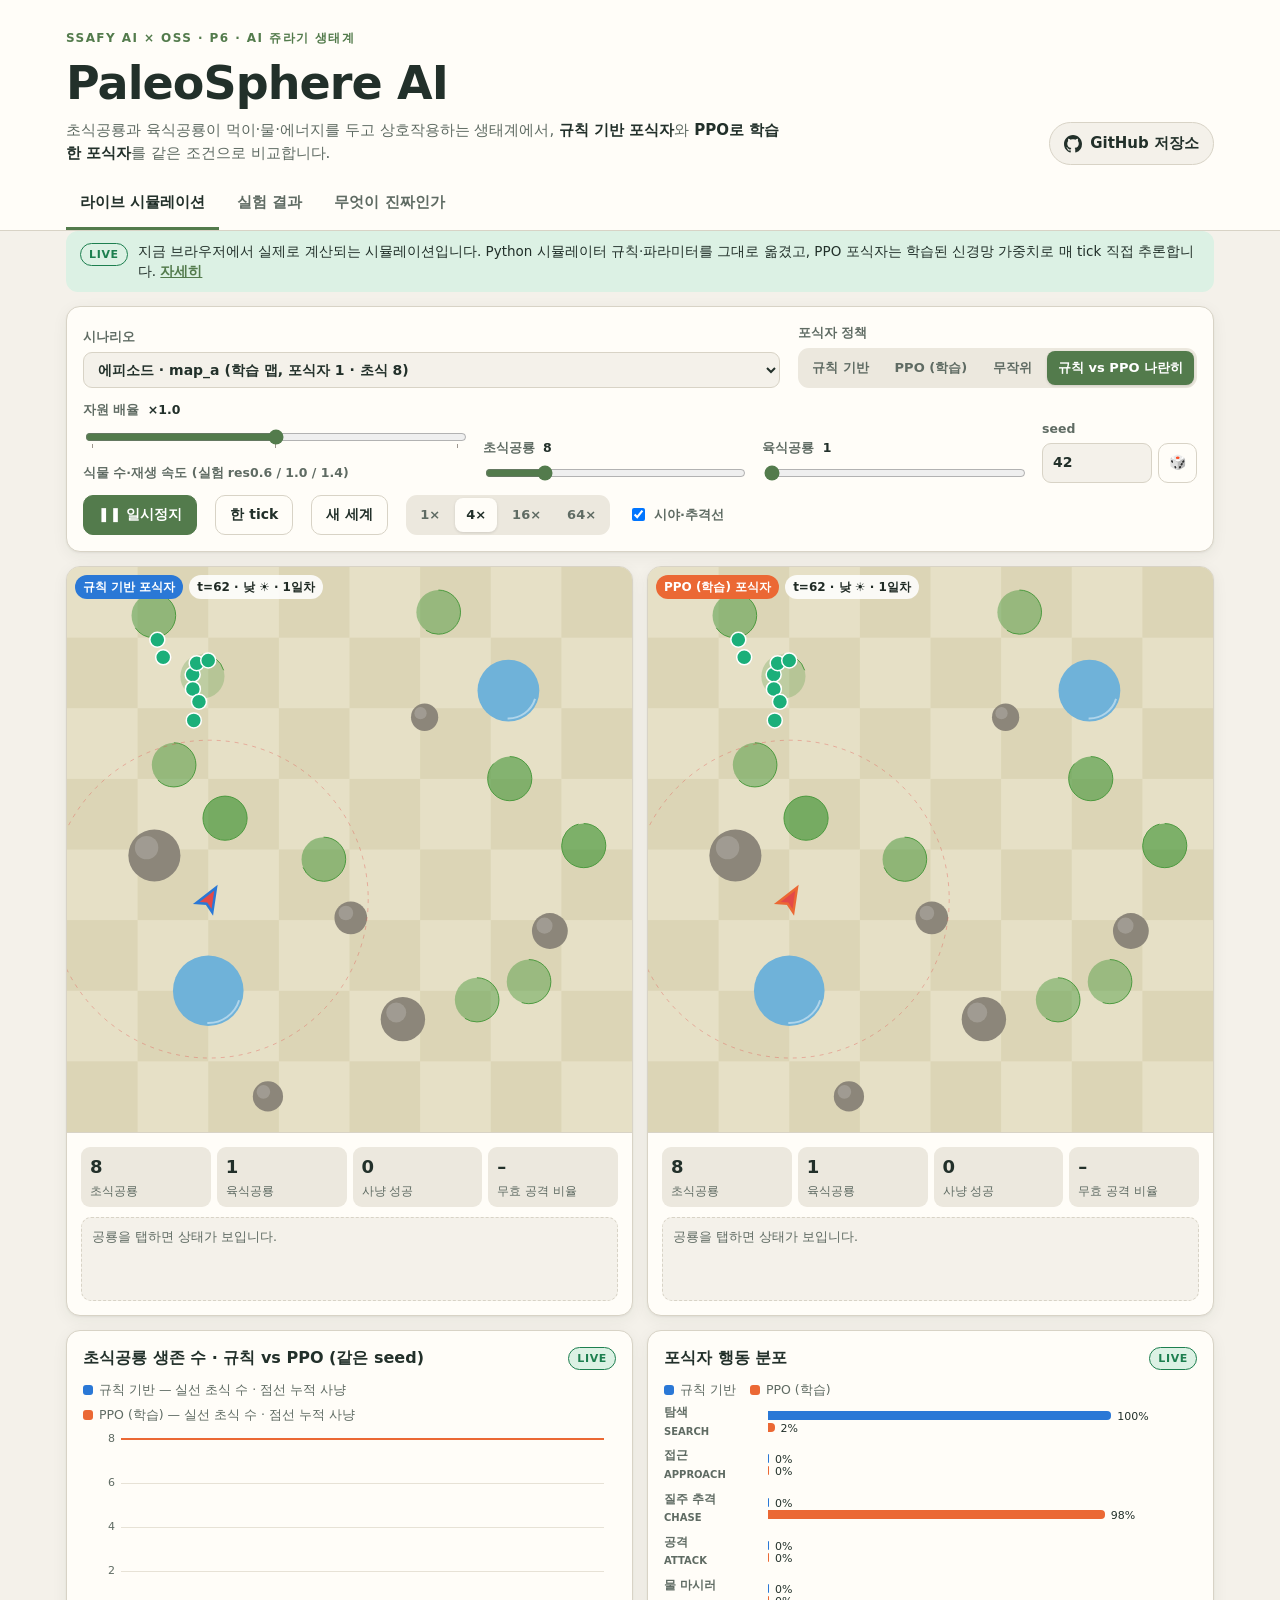
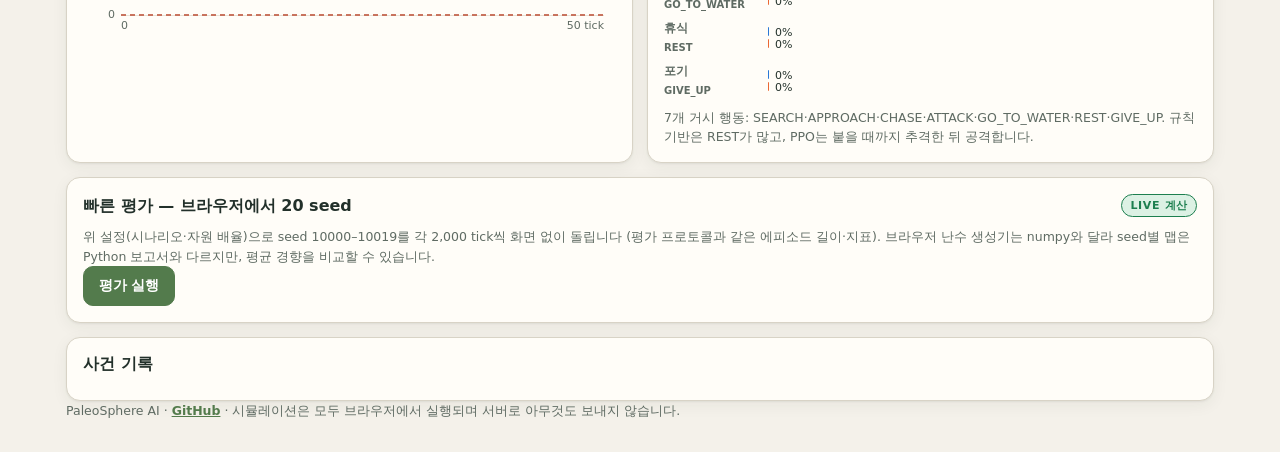
<file: pages/index.html>
<!doctype html>
<html lang="ko">
<head>
<meta charset="utf-8">
<meta name="viewport" content="width=device-width,initial-scale=1">
<title>PaleoSphere AI 데모</title>
<meta name="description" content="규칙 기반 포식자와 PPO 학습 포식자를 같은 생태계에서 비교하는 다중 에이전트 시뮬레이션 — 브라우저에서 바로 실행">
<link rel="icon" href="data:image/svg+xml,%3Csvg xmlns='http://www.w3.org/2000/svg' viewBox='0 0 32 32'%3E%3Crect width='32' height='32' rx='8' fill='%23537b4c'/%3E%3Cpath d='M8 22c3-8 9-12 16-12-2 3-2 6 0 10-5-2-10 0-16 2z' fill='%23f4f1ea'/%3E%3C/svg%3E">
<link rel="stylesheet" href="app.css">
</head>
<body>
<header class="top">
  <div class="wrap top-inner">
    <div class="brand">
      <span class="kicker">SSAFY AI × OSS · P6 · AI 쥬라기 생태계</span>
      <h1>PaleoSphere AI</h1>
      <p class="lede">초식공룡과 육식공룡이 먹이·물·에너지를 두고 상호작용하는 생태계에서, <b>규칙 기반 포식자</b>와 <b>PPO로 학습한 포식자</b>를 같은 조건으로 비교합니다.</p>
    </div>
    <a class="gh" href="https://github.com/jngbnss/paleosphere-ai" target="_blank" rel="noopener">
      <svg viewBox="0 0 16 16" width="18" height="18" aria-hidden="true"><path fill="currentColor" d="M8 0C3.58 0 0 3.58 0 8c0 3.54 2.29 6.53 5.47 7.59.4.07.55-.17.55-.38 0-.19-.01-.82-.01-1.49-2.01.37-2.53-.49-2.69-.94-.09-.23-.48-.94-.82-1.13-.28-.15-.68-.52-.01-.53.63-.01 1.08.58 1.23.82.72 1.21 1.87.87 2.33.66.07-.52.28-.87.51-1.07-1.78-.2-3.64-.89-3.64-3.95 0-.87.31-1.59.82-2.15-.08-.2-.36-1.02.08-2.12 0 0 .67-.21 2.2.82.64-.18 1.32-.27 2-.27.68 0 1.36.09 2 .27 1.53-1.04 2.2-.82 2.2-.82.44 1.1.16 1.92.08 2.12.51.56.82 1.27.82 2.15 0 3.07-1.87 3.75-3.65 3.95.29.25.54.73.54 1.48 0 1.07-.01 1.93-.01 2.2 0 .21.15.46.55.38A8.013 8.013 0 0016 8c0-4.42-3.58-8-8-8z"/></svg>
      GitHub 저장소
    </a>
  </div>
  <nav class="wrap tabs" role="tablist">
    <button role="tab" class="tab" aria-selected="true" data-tab="live">라이브 시뮬레이션</button>
    <button role="tab" class="tab" aria-selected="false" data-tab="results">실험 결과</button>
    <button role="tab" class="tab" aria-selected="false" data-tab="about">무엇이 진짜인가</button>
  </nav>
</header>

<main class="wrap">
<!-- ============================================================ LIVE -->
<section id="tab-live" class="panel" role="tabpanel">
  <div class="note live-note">
    <span class="pill pill-live">LIVE</span>
    <span>지금 브라우저에서 실제로 계산되는 시뮬레이션입니다. Python 시뮬레이터 규칙·파라미터를 그대로 옮겼고, PPO 포식자는 학습된 신경망 가중치로 매 tick 직접 추론합니다. <a href="#" data-goto="about">자세히</a></span>
  </div>

  <div class="controls card">
    <div class="ctrl-row">
      <label class="field">
        <span>시나리오</span>
        <select id="scenario">
          <option value="map_a">에피소드 · map_a (학습 맵, 포식자 1 · 초식 8)</option>
          <option value="map_b">에피소드 · map_b (처음 보는 맵, 물 이동 · 식물 −40%)</option>
          <option value="ecosystem">번식 생태계 · ecosystem (번식·노화, 20,000 tick)</option>
        </select>
      </label>
      <div class="field">
        <span>포식자 정책</span>
        <div class="seg" id="policySeg" role="radiogroup">
          <button data-policy="rule" aria-pressed="true">규칙 기반</button>
          <button data-policy="ppo" aria-pressed="false">PPO (학습)</button>
          <button data-policy="random" aria-pressed="false">무작위</button>
          <button data-policy="compare" aria-pressed="false" class="seg-strong">규칙 vs PPO 나란히</button>
        </div>
      </div>
    </div>
    <div class="ctrl-row sliders">
      <label class="field slider">
        <span>자원 배율 <output id="resOut">×1.0</output></span>
        <input id="res" type="range" min="0.6" max="1.4" step="0.1" value="1.0" list="resTicks">
        <datalist id="resTicks"><option value="0.6"></option><option value="1.0"></option><option value="1.4"></option></datalist>
        <small class="hint">식물 수·재생 속도 (실험 res0.6 / 1.0 / 1.4)</small>
      </label>
      <label class="field slider">
        <span>초식공룡 <output id="herbOut">8</output></span>
        <input id="herb" type="range" min="2" max="30" step="1" value="8">
      </label>
      <label class="field slider">
        <span>육식공룡 <output id="predOut">1</output></span>
        <input id="pred" type="range" min="1" max="4" step="1" value="1">
      </label>
      <label class="field seed">
        <span>seed</span>
        <div class="seed-row">
          <input id="seed" type="number" min="0" max="999999" value="42" inputmode="numeric">
          <button id="dice" class="btn ghost" title="무작위 seed" aria-label="무작위 seed">🎲</button>
        </div>
      </label>
    </div>
    <div class="ctrl-row play">
      <button id="play" class="btn primary">▶ 재생</button>
      <button id="stepBtn" class="btn">한 tick</button>
      <button id="reset" class="btn">새 세계</button>
      <div class="seg" id="speedSeg" aria-label="속도">
        <button data-speed="1" aria-pressed="false">1×</button>
        <button data-speed="4" aria-pressed="true">4×</button>
        <button data-speed="16" aria-pressed="false">16×</button>
        <button data-speed="64" aria-pressed="false">64×</button>
      </div>
      <label class="check"><input id="showVision" type="checkbox" checked> 시야·추격선</label>
    </div>
  </div>

  <div id="worlds" class="worlds"></div>

  <div class="grid2">
    <div class="card">
      <div class="card-head">
        <h3 id="popTitle">개체수 (실시간)</h3>
        <span class="pill pill-live">LIVE</span>
      </div>
      <div class="legend" id="popLegend"></div>
      <div class="chart" id="popChart"></div>
    </div>
    <div class="card">
      <div class="card-head">
        <h3>포식자 행동 분포</h3>
        <span class="pill pill-live">LIVE</span>
      </div>
      <div id="actionBars"></div>
      <p class="hint">7개 거시 행동: SEARCH·APPROACH·CHASE·ATTACK·GO_TO_WATER·REST·GIVE_UP. 규칙 기반은 REST가 많고, PPO는 붙을 때까지 추격한 뒤 공격합니다.</p>
    </div>
  </div>

  <div class="card">
    <div class="card-head">
      <h3>빠른 평가 — 브라우저에서 20 seed</h3>
      <span class="pill pill-live">LIVE 계산</span>
    </div>
    <p class="hint">위 설정(시나리오·자원 배율)으로 seed 10000–10019를 각 2,000 tick씩 화면 없이 돌립니다 (평가 프로토콜과 같은 에피소드 길이·지표). 브라우저 난수 생성기는 numpy와 달라 seed별 맵은 Python 보고서와 다르지만, 평균 경향을 비교할 수 있습니다.</p>
    <div class="ctrl-row"><button id="evalBtn" class="btn primary">평가 실행</button><span id="evalStatus" class="hint"></span></div>
    <div id="evalOut"></div>
  </div>

  <div class="card">
    <div class="card-head"><h3>사건 기록</h3></div>
    <ol id="log" class="log"></ol>
  </div>
</section>

<!-- ============================================================ RESULTS -->
<section id="tab-results" class="panel" role="tabpanel" hidden>
  <div class="note rec-note">
    <span class="pill pill-rec">기록</span>
    <span>이 탭의 숫자는 저장소 <code>analytics/reports/exp001–exp004</code>의 CSV를 그대로 옮긴 <b>기록된 결과</b>입니다 (Python 시뮬레이터, 각 20 seed). 브라우저에서 다시 계산하지 않습니다. <a href="https://github.com/jngbnss/paleosphere-ai/tree/main/analytics/reports" target="_blank" rel="noopener">원본 CSV</a> · <a href="data/results.json">변환된 JSON</a></span>
  </div>

  <div class="kpis" id="kpis"></div>

  <div class="card">
    <div class="card-head">
      <h3>Exp 001–003 · 정책별 사냥 수와 포식자 사망률</h3>
      <span class="pill pill-rec">기록</span>
    </div>
    <div class="ctrl-row">
      <div class="seg" id="setSeg">
        <button data-set="seen" aria-pressed="true">학습 맵 (처음 보는 seed)</button>
        <button data-set="unseen" aria-pressed="false">처음 보는 맵 map_b</button>
        <button data-set="res0.6" aria-pressed="false">식물 ×0.6</button>
        <button data-set="res1.4" aria-pressed="false">식물 ×1.4</button>
      </div>
    </div>
    <div class="grid2 tight">
      <div><h4>에피소드당 사냥 수 (평균, 2,000 tick)</h4><div class="chart" id="killsChart"></div></div>
      <div><h4>포식자 사망률</h4><div class="chart" id="deathChart"></div></div>
    </div>
    <p class="hint">막대 = 학습 seed 3개(s0·s1·s2)의 평균, 가는 선 = seed 간 최소–최대. Rule·Random은 정책이 하나라 선이 없습니다.</p>
    <details class="table-view"><summary>표로 보기</summary><div id="expTable"></div></details>
  </div>

  <div class="story">
    <article class="card step">
      <span class="step-n">001</span>
      <h4>보상 v0 — PPO가 "가만히 굶어 죽기"를 배움</h4>
      <p>사냥 0회, 사망률 95–100%. 행동의 80%가 GIVE_UP·REST. 보상 총점은 올랐지만 실제 행동은 퇴화 — reward hacking 탐지기가 <code>idle_forever</code>로 잡음.</p>
    </article>
    <article class="card step">
      <span class="step-n">002</span>
      <h4>보상 v1 + 행동 복제 + 커리큘럼 — 사냥은 2.4–3.1배</h4>
      <p>규칙 기반을 모방(정확도 98%)한 뒤 PPO로 개선. 무효 공격 0.56 → 0.01–0.11. 그러나 물을 마시지 않아 <b>탈수 사망 65–100%</b> (<code>dehydration_neglect</code>).</p>
    </article>
    <article class="card step">
      <span class="step-n">003</span>
      <h4>보상 v2 (갈증 비례 비용) — 사냥 유지, 탈수 해결</h4>
      <p>사망률 0.05–0.25로 감소, 사냥은 규칙 대비 2.1–3.4배. 처음 보는 맵·자원 ±40%에서도 유지. 다만 규칙 기반(사망률 0)이 여전히 가장 안정적 — 트레이드오프.</p>
    </article>
  </div>

  <div class="card">
    <div class="card-head">
      <h3>Reward hacking 탐지 (플래그된 에피소드 비율)</h3>
      <span class="pill pill-rec">기록</span>
    </div>
    <div id="hackTable"></div>
  </div>

  <div class="card">
    <div class="card-head">
      <h3>Exp 004 · 번식 생태계 개체수 (40 seed × 20,000 tick)</h3>
      <span class="pill pill-rec">기록</span>
    </div>
    <div class="legend" id="ecoLegend"></div>
    <div class="chart tall" id="ecoChart"></div>
    <p class="hint" id="ecoNote"></p>
  </div>

  <div class="grid2">
    <div class="card">
      <div class="card-head">
        <h3>Exp 004 · 개체수 예측 오차 (MAE)</h3>
        <span class="pill pill-rec">기록</span>
      </div>
      <div class="ctrl-row">
        <div class="seg" id="fcSeg">
          <button data-h="500" aria-pressed="true">500 tick 뒤</button>
          <button data-h="2000" aria-pressed="false">2,000 tick 뒤</button>
        </div>
      </div>
      <div class="chart" id="fcChart"></div>
      <p class="hint">최근 1,000 tick 이력으로 미래 초식공룡 수 예측. 테스트 seed 30–39 (학습과 분리). 낮을수록 좋음.</p>
    </div>
    <div class="card">
      <div class="card-head">
        <h3>Exp 004 · 예시 seed 개체수</h3>
        <span class="pill pill-rec">기록</span>
      </div>
      <div class="ctrl-row"><div class="seg" id="exSeg"></div></div>
      <div class="chart" id="exChart"></div>
    </div>
  </div>
</section>

<!-- ============================================================ ABOUT -->
<section id="tab-about" class="panel" role="tabpanel" hidden>
  <div class="card prose">
    <h3>이 페이지에서 무엇이 실시간이고 무엇이 기록인가</h3>
    <table class="truth">
      <thead><tr><th>부분</th><th>종류</th><th>설명</th></tr></thead>
      <tbody>
        <tr><td>월드·대사·전투·번식 규칙</td><td><span class="pill pill-live">LIVE</span></td><td><code>simulator/paleosphere</code>(world.py · metabolism.py · attack.py · mapgen.py)를 JS로 옮긴 <code>sim.js</code>. tick 순서·파라미터(<code>configs/world/*.yaml</code>) 동일.</td></tr>
        <tr><td>규칙 기반 초식·육식 정책</td><td><span class="pill pill-live">LIVE</span></td><td><code>policies/rule_based.py</code> + <code>configs/policies/rule_based.yaml</code> 그대로.</td></tr>
        <tr><td>PPO 포식자</td><td><span class="pill pill-live">LIVE 추론</span></td><td id="ppoProvenance">26차원 관찰 → MLP [64, 64] tanh → 7개 행동 logit → argmax. 가중치는 <code>data/ppo-v2.policy.json</code>.</td></tr>
        <tr><td>난수</td><td><span class="pill pill-diff">차이</span></td><td>Python은 numpy PCG64, 브라우저는 mulberry32. 그래서 <b>같은 seed라도 맵이 Python과 다릅니다</b>. 규칙 이식 검증은 같은 난수열을 Python World에 주입해 6개 시나리오(번식 생태계 6,000 tick 포함)에서 모든 개체의 위치·상태·행동이 tick 단위로 일치함을 확인했습니다 (<code>scripts/web-demo/parity_*.{py,js}</code>).</td></tr>
        <tr><td>"실험 결과" 탭</td><td><span class="pill pill-rec">기록</span></td><td><code>analytics/reports/exp001–exp004</code> CSV를 변환한 값. 브라우저에서 재계산하지 않음.</td></tr>
        <tr><td>"빠른 평가"</td><td><span class="pill pill-live">LIVE 계산</span></td><td>브라우저에서 20 seed를 실제로 돌린 값. 난수가 달라 기록 수치와 정확히 같지는 않음.</td></tr>
        <tr><td>초식 PPO(herd-v1)·3D 뷰어·개체수 예측 모델</td><td><span class="pill pill-off">미포함</span></td><td>이 데모에는 없음. 저장소의 Godot 뷰어·FastAPI 서버·<code>training/</code>에서 실행.</td></tr>
      </tbody>
    </table>
    <h3>규칙 요약</h3>
    <ul>
      <li>64×64 연속 2D 맵, 물 2곳·바위 6개·식물 패치 10개(재생). 낮/밤 400 tick 주기, 밤에는 시야 ×0.6.</li>
      <li>배고픔·갈증은 매 tick 증가, 100에 닿으면 체력 감소. 질주는 에너지·갈증을 더 쓰고, 에너지 0이면 탈진 피해.</li>
      <li>공격: 사거리 1.8, 쿨다운 6 tick, 명중률 걷는 상대 75% · 질주하는 상대 45%, 2회 명중이면 사냥 성공.</li>
      <li>초식(규칙): 포식자가 8m 안이면 도주 → 갈증 → 배고픔 → 휴식 → 무리 주변 배회.</li>
      <li>번식 생태계: 성체가 배부르고 건강하면 확률적으로 새끼 1마리 (초식 상한 50 · 포식자 상한 4), 노화 사망.</li>
    </ul>
    <h3>직접 실행</h3>
    <pre><code>uv sync --all-extras
uv run python -m paleosphere.run --seed 42 --predator rule
uv run python -m training.scripts.train_ppo --config ppo_v2 --seed 1</code></pre>
    <p><a href="https://github.com/jngbnss/paleosphere-ai">github.com/jngbnss/paleosphere-ai</a> · <a href="https://github.com/jngbnss/paleosphere-ai/blob/main/docs/experiments.md">실험 기록</a> · <a href="https://github.com/jngbnss/paleosphere-ai/blob/main/docs/reward-design.md">보상 설계</a></p>
  </div>
</section>
</main>

<footer class="wrap foot">
  PaleoSphere AI · <a href="https://github.com/jngbnss/paleosphere-ai">GitHub</a> · 시뮬레이션은 모두 브라우저에서 실행되며 서버로 아무것도 보내지 않습니다.
</footer>

<div id="tip" class="tip" hidden></div>
<script src="sim.js"></script>
<script src="charts.js"></script>
<script src="app.js"></script>
<script src="results.js"></script>
</body>
</html>
</file>
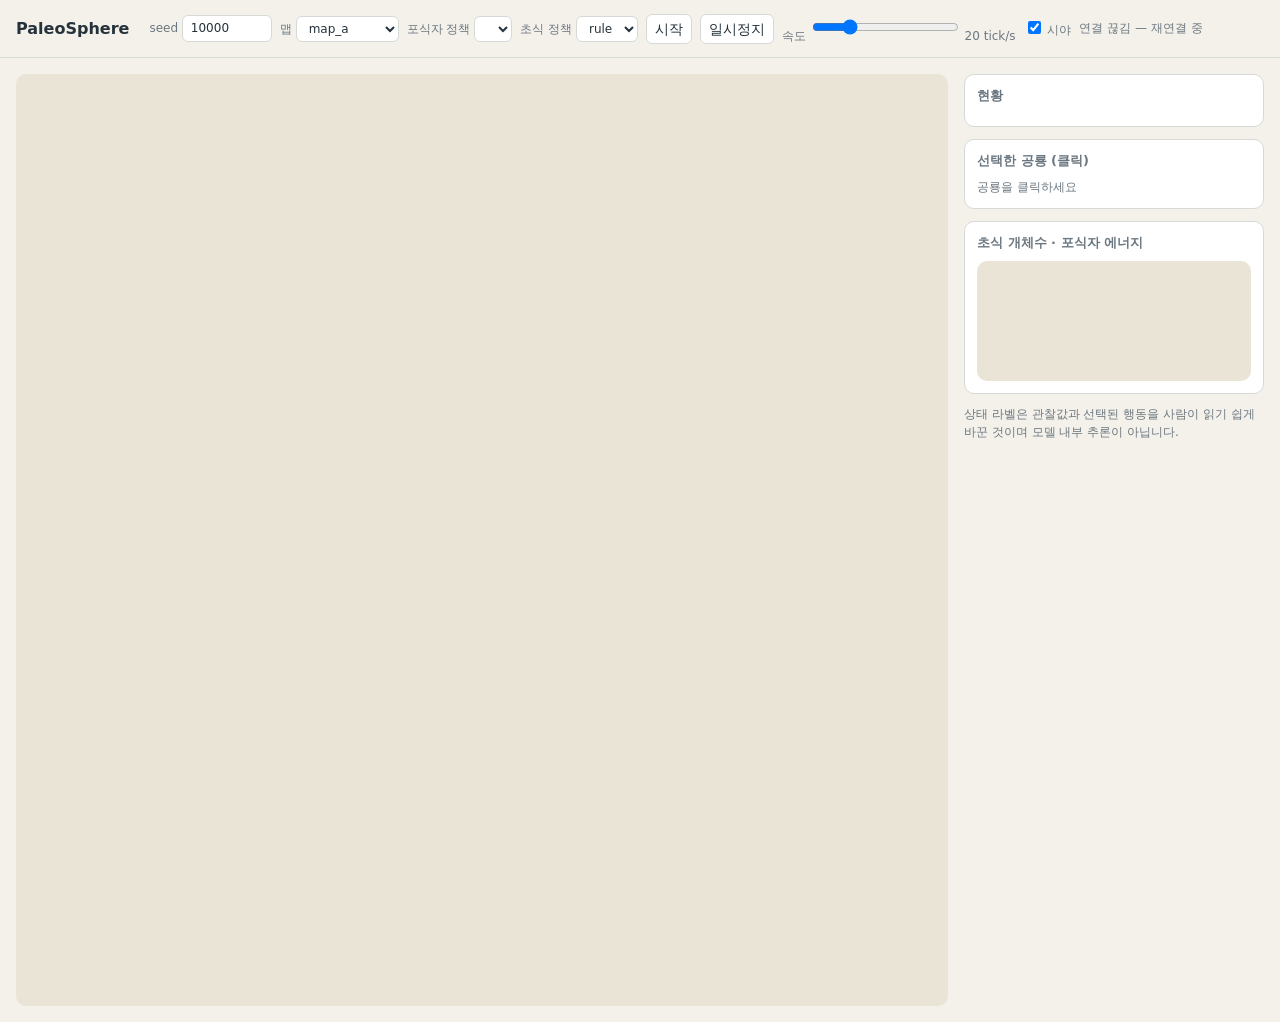
<file: inference-server/app/static/viewer.html>
<!doctype html>
<html lang="ko">
<head>
<meta charset="utf-8">
<meta name="viewport" content="width=device-width,initial-scale=1">
<title>PaleoSphere Viewer</title>
<style>
  :root { --bg:#f4f1ea; --panel:#ffffff; --ink:#25323b; --muted:#6b7780; --line:#d6dad6;
          --herb:#4f9a53; --pred:#c4472f; --plant:#8bbf6a; --water:#5aa0c8; --rock:#8a8580; }
  @media (prefers-color-scheme: dark) {
    :root { --bg:#161b1f; --panel:#1f262b; --ink:#e3e8ea; --muted:#9aa5ab; --line:#334047; }
  }
  * { box-sizing: border-box; }
  body { margin:0; background:var(--bg); color:var(--ink); font:14px/1.45 system-ui, "Malgun Gothic", sans-serif; }
  header { padding:12px 16px; display:flex; flex-wrap:wrap; gap:8px; align-items:center; border-bottom:1px solid var(--line); }
  header h1 { font-size:16px; margin:0 12px 0 0; }
  label { color:var(--muted); font-size:12px; }
  input, select, button { font:inherit; padding:4px 8px; border:1px solid var(--line); border-radius:6px; background:var(--panel); color:var(--ink); }
  button { cursor:pointer; }
  main { display:grid; grid-template-columns:minmax(0,1fr) 300px; gap:16px; padding:16px; }
  @media (max-width: 860px) { main { grid-template-columns: 1fr; } }
  canvas { width:100%; aspect-ratio:1; background:#e9e4d6; border-radius:10px; display:block; }
  .panel { background:var(--panel); border:1px solid var(--line); border-radius:10px; padding:12px; margin-bottom:12px; }
  .panel h2 { font-size:13px; margin:0 0 8px; color:var(--muted); font-weight:600; }
  .row { display:flex; justify-content:space-between; }
  .bar { height:6px; background:var(--line); border-radius:3px; margin:2px 0 6px; }
  .bar > i { display:block; height:100%; border-radius:3px; background:var(--ink); }
  #chart { width:100%; height:120px; }
  .note { color:var(--muted); font-size:12px; }
</style>
</head>
<body>
<header>
  <h1>PaleoSphere</h1>
  <label>seed <input id="seed" type="number" value="10000" style="width:90px"></label>
  <label>맵 <select id="map"><option>map_a</option><option>map_b</option><option>ecosystem</option></select></label>
  <label>포식자 정책 <select id="policy"></select></label>
  <label>초식 정책 <select id="herd"><option>rule</option></select></label>
  <button id="start">시작</button>
  <button id="pause">일시정지</button>
  <label>속도 <input id="speed" type="range" min="1" max="100" value="20"> <span id="speedv">20</span> tick/s</label>
  <label><input id="vision" type="checkbox" checked> 시야</label>
  <span id="status" class="note"></span>
</header>
<main>
  <canvas id="world" width="800" height="800"></canvas>
  <aside>
    <div class="panel"><h2>현황</h2><div id="metrics"></div></div>
    <div class="panel"><h2>선택한 공룡 (클릭)</h2><div id="selected" class="note">공룡을 클릭하세요</div></div>
    <div class="panel"><h2>초식 개체수 · 포식자 에너지</h2><canvas id="chart" width="300" height="120"></canvas></div>
    <p class="note">상태 라벨은 관찰값과 선택된 행동을 사람이 읽기 쉽게 바꾼 것이며 모델 내부 추론이 아닙니다.</p>
  </aside>
</main>
<script>
const $ = id => document.getElementById(id);
const cv = $("world"), ctx = cv.getContext("2d"), chart = $("chart"), cctx = chart.getContext("2d");
let ws, snap = null, selected = "predator-000", paused = false, history = [];
const css = n => getComputedStyle(document.documentElement).getPropertyValue(n).trim();

function connect() {
  ws = new WebSocket(`ws://${location.host}/ws/sim`);
  ws.onopen = () => $("status").textContent = "연결됨";
  ws.onclose = () => { $("status").textContent = "연결 끊김 — 재연결 중"; setTimeout(connect, 1000); };
  ws.onmessage = e => {
    const m = JSON.parse(e.data);
    if (m.type === "hello") {
      $("policy").innerHTML = m.policies.map(p => `<option>${p}</option>`).join("");
      if (m.policies.includes("ppo")) $("policy").value = "ppo";
      $("herd").innerHTML = (m.herbivore_policies || ["rule"]).map(p => `<option>${p}</option>`).join("");
    } else if (m.type === "error") { $("status").textContent = "오류: " + m.message; }
    else if (m.type === "snapshot") {
      if (!snap || m.tick < snap.tick || m.seed !== snap.seed) history = [];
      snap = m;
      history.push([m.tick, m.metrics.herbivores_alive, m.metrics.predator_energy]);
      $("status").textContent = `tick ${m.tick}${m.is_night ? " · 밤" : ""}${m.done ? " · 종료" : ""}`;
      draw(); panels();
    }
  };
}
const send = o => ws && ws.readyState === 1 && ws.send(JSON.stringify(o));
$("start").onclick = () => { paused = false; $("pause").textContent = "일시정지";
  send({type:"start", seed:+$("seed").value, map:$("map").value, predator_policy:$("policy").value, herbivore_policy:$("herd").value, ticks_per_second:+$("speed").value}); };
$("pause").onclick = () => { paused = !paused; send({type: paused ? "pause" : "resume"}); $("pause").textContent = paused ? "재개" : "일시정지"; };
$("speed").oninput = () => { $("speedv").textContent = $("speed").value; send({type:"set_speed", ticks_per_second:+$("speed").value}); };
$("vision").onchange = draw;
cv.onclick = e => {
  if (!snap) return;
  const r = cv.getBoundingClientRect(), k = snap.map_size / r.width;
  const x = (e.clientX - r.left) * k, z = (e.clientY - r.top) * k;
  let best = null, bd = 3;
  for (const d of snap.dinos) { const dd = Math.hypot(d.position[0]-x, d.position[1]-z); if (dd < bd) { bd = dd; best = d; } }
  if (best) { selected = best.agent_id; panels(); draw(); }
};

function draw() {
  if (!snap) return;
  const s = cv.width / snap.map_size;
  ctx.fillStyle = snap.is_night ? "#5c6470" : "#e9e4d6"; ctx.fillRect(0, 0, cv.width, cv.height);
  const circle = (p, r, fill) => { ctx.beginPath(); ctx.arc(p[0]*s, p[1]*s, r*s, 0, 7); ctx.fillStyle = fill; ctx.fill(); };
  for (const w of snap.waters) circle(w.position, w.radius, css("--water"));
  for (const p of snap.plants) { ctx.globalAlpha = 0.25 + 0.75 * p.food / 60; circle(p.position, p.radius, css("--plant")); ctx.globalAlpha = 1; }
  for (const r of snap.rocks) circle(r.position, r.radius, css("--rock"));
  for (const d of snap.dinos) {
    const [x, z] = d.position.map(v => v * s);
    if (d.species === "predator" && $("vision").checked && d.alive) {
      ctx.beginPath(); ctx.arc(x, z, d.vision * s, 0, 7); ctx.strokeStyle = "rgba(196,71,47,.35)"; ctx.setLineDash([6,6]); ctx.stroke(); ctx.setLineDash([]);
    }
    ctx.globalAlpha = d.alive ? 1 : 0.3;
    if (d.species === "predator") {
      const a = Math.atan2(d.velocity[1], d.velocity[0]) || 0;
      ctx.save(); ctx.translate(x, z); ctx.rotate(a); ctx.beginPath();
      ctx.moveTo(14, 0); ctx.lineTo(-9, 8); ctx.lineTo(-9, -8); ctx.closePath();
      ctx.fillStyle = css("--pred"); ctx.fill(); ctx.restore();
    } else { ctx.beginPath(); ctx.arc(x, z, 7, 0, 7); ctx.fillStyle = css("--herb"); ctx.fill(); }
    ctx.globalAlpha = 1;
    if (d.agent_id === selected) {
      ctx.beginPath(); ctx.arc(x, z, 13, 0, 7); ctx.strokeStyle = "#25323b"; ctx.lineWidth = 2; ctx.stroke(); ctx.lineWidth = 1;
      ctx.font = "bold 14px system-ui, 'Malgun Gothic'"; ctx.fillStyle = "#25323b"; ctx.fillText(d.status_label, x + 14, z - 12);
    }
  }
}
function bar(name, v, color) { return `<div class="row"><span>${name}</span><span>${v.toFixed(0)}</span></div><div class="bar"><i style="width:${v}%;background:${color}"></i></div>`; }
function panels() {
  const m = snap.metrics;
  $("metrics").innerHTML = `<div class="row"><span>정책</span><b>${snap.predator_policy}</b></div>
    <div class="row"><span>초식 생존</span><b>${m.herbivores_alive}</b></div>
    <div class="row"><span>사냥</span><b>${m.kills}</b></div>
    <div class="row"><span>공격 시도 / 무효</span><b>${m.attack_attempts} / ${m.invalid_attacks}</b></div>`;
  const d = snap.dinos.find(x => x.agent_id === selected);
  if (d) $("selected").innerHTML = `<div class="row"><b>${d.agent_id}</b><span>${d.status_label}</span></div>
    <div class="note">행동: ${d.current_action}${d.target_id ? " → " + d.target_id : ""}</div>
    ${bar("체력", d.health, "#4f9a53")}${bar("에너지", d.energy, "#d6a03a")}${bar("배고픔", d.hunger, "#c4472f")}${bar("갈증", d.thirst, "#5aa0c8")}`;
  drawChart();
}
function drawChart() {
  const W = chart.width, H = chart.height; cctx.clearRect(0, 0, W, H);
  if (history.length < 2) return;
  const t0 = history[0][0], t1 = Math.max(history.at(-1)[0], t0 + 1);
  const line = (idx, max, color) => { cctx.beginPath(); history.forEach(([t, ...v], i) => {
    const x = (t - t0) / (t1 - t0) * W, y = H - v[idx - 1] / max * (H - 4) - 2; i ? cctx.lineTo(x, y) : cctx.moveTo(x, y); });
    cctx.strokeStyle = color; cctx.lineWidth = 2; cctx.stroke(); };
  line(1, 8, "#4f9a53"); line(2, 100, "#d6a03a");
}
connect();
</script>
</body>
</html>
</file>
<file: pages/app.css>
:root {
  color-scheme: light;
  --font: "Pretendard", "Apple SD Gothic Neo", "Malgun Gothic", system-ui, -apple-system, "Segoe UI", sans-serif;
  --bg: #f4f1ea;
  --surface: #fffdf8;
  --surface-2: #ece8de;
  --ink: #22302a;
  --muted: #5f6b63;
  --line: #d8d3c6;
  --grid: #e7e2d6;
  --accent: #537b4c;
  --accent-ink: #ffffff;
  --herb: #1baf7a;
  --pred: #e34948;
  --rule: #2a78d6;
  --ppo: #eb6834;
  --rand: #8a8f8a;
  --live: #1d7f4f;
  --live-bg: #dcf1e4;
  --rec: #7a5a12;
  --rec-bg: #f6ebcc;
  --diff-bg: #f9e0dc;
  --diff: #9b2c22;
  --ground: #e6e0c6;
  --ground-2: #dcd5b6;
  --water: #6fb2d9;
  --rock: #8c867a;
  --plant: #4c9a3f;
  --night: rgba(16, 24, 48, 0.32);
  --shadow: 0 1px 2px rgba(34, 48, 42, .06), 0 4px 16px rgba(34, 48, 42, .06);
}
@media (prefers-color-scheme: dark) {
  :root:not([data-theme="light"]) {
    color-scheme: dark;
    --bg: #141814;
    --surface: #1c211d;
    --surface-2: #262c27;
    --ink: #eef0ea;
    --muted: #a8b0a8;
    --line: #333a34;
    --grid: #2b312c;
    --accent: #7fae75;
    --accent-ink: #10150f;
    --herb: #199e70;
    --pred: #e66767;
    --rule: #3987e5;
    --ppo: #d95926;
    --rand: #9aa09a;
    --live: #7fd3a1;
    --live-bg: #1d3a2a;
    --rec: #e8c36a;
    --rec-bg: #3a3119;
    --diff-bg: #43201c;
    --diff: #f0a197;
    --ground: #3a3829;
    --ground-2: #343223;
    --water: #3f7fa6;
    --rock: #6c675d;
    --plant: #4f8f43;
    --night: rgba(0, 0, 10, 0.38);
    --shadow: none;
  }
}
:root[data-theme="dark"] { color-scheme: dark; }

* { box-sizing: border-box; }
html { -webkit-text-size-adjust: 100%; }
body { margin: 0; background: var(--bg); color: var(--ink); font-family: var(--font); font-size: 15px; line-height: 1.55; }
a { color: var(--accent); font-weight: 600; }
code { font-family: ui-monospace, "Cascadia Code", Consolas, monospace; font-size: .88em; background: var(--surface-2); padding: 1px 5px; border-radius: 5px; overflow-wrap: anywhere; }
pre { background: var(--surface-2); padding: 12px 14px; border-radius: 10px; overflow-x: auto; }
pre code { background: none; padding: 0; }
h1, h2, h3, h4 { margin: 0; line-height: 1.25; }
h3 { font-size: 16px; }
h4 { font-size: 13px; color: var(--muted); font-weight: 600; margin: 4px 0 6px; }
.wrap { max-width: 1180px; margin: 0 auto; padding: 0 16px; }

.top { background: var(--surface); border-bottom: 1px solid var(--line); }
.top-inner { display: flex; gap: 20px; align-items: flex-end; justify-content: space-between; padding-top: 26px; padding-bottom: 14px; flex-wrap: wrap; }
.kicker { font-size: 12px; letter-spacing: .12em; color: var(--accent); font-weight: 700; }
.brand h1 { font-size: clamp(30px, 6vw, 46px); letter-spacing: -.02em; margin: 6px 0 6px; }
.lede { margin: 0; max-width: 720px; color: var(--muted); }
.lede b { color: var(--ink); }
.gh { display: inline-flex; gap: 8px; align-items: center; padding: 9px 14px; border: 1px solid var(--line); border-radius: 999px; text-decoration: none; color: var(--ink); background: var(--bg); white-space: nowrap; }
.gh:hover { border-color: var(--accent); }
.tabs { display: flex; gap: 4px; overflow-x: auto; scrollbar-width: none; }
.tab { font: inherit; font-weight: 600; background: none; border: 0; padding: 12px 14px; color: var(--muted); border-bottom: 3px solid transparent; cursor: pointer; white-space: nowrap; }
.tab[aria-selected="true"] { color: var(--ink); border-bottom-color: var(--accent); }

main { padding-top: 18px; padding-bottom: 30px; }
.panel > * + * { margin-top: 14px; }
.card { background: var(--surface); border: 1px solid var(--line); border-radius: 14px; padding: 16px; box-shadow: var(--shadow); min-width: 0; }
.card-head { display: flex; justify-content: space-between; align-items: center; gap: 10px; margin-bottom: 10px; }
.grid2 { display: grid; grid-template-columns: repeat(2, minmax(0, 1fr)); gap: 14px; }
.grid2.tight { gap: 10px; }
.hint { color: var(--muted); font-size: 12.5px; margin: 8px 0 0; }

.note { display: flex; gap: 10px; align-items: flex-start; padding: 10px 14px; border-radius: 12px; font-size: 13.5px; }
.live-note { background: var(--live-bg); }
.rec-note { background: var(--rec-bg); }
.pill { display: inline-block; font-size: 11px; font-weight: 800; letter-spacing: .06em; padding: 2px 8px; border-radius: 999px; white-space: nowrap; }
.pill-live { background: var(--live-bg); color: var(--live); border: 1px solid currentColor; }
.pill-rec { background: var(--rec-bg); color: var(--rec); border: 1px solid currentColor; }
.pill-diff { background: var(--diff-bg); color: var(--diff); border: 1px solid currentColor; }
.pill-off { background: var(--surface-2); color: var(--muted); border: 1px solid currentColor; }
.note .pill { margin-top: 2px; }

.controls { display: flex; flex-direction: column; gap: 12px; }
.ctrl-row { display: flex; flex-wrap: wrap; gap: 12px 18px; align-items: flex-end; }
.field { display: flex; flex-direction: column; gap: 5px; font-size: 12.5px; color: var(--muted); font-weight: 600; min-width: 0; }
.field output { color: var(--ink); font-weight: 800; margin-left: 4px; }
select, input[type=number] { font: inherit; font-size: 14px; color: var(--ink); background: var(--bg); border: 1px solid var(--line); border-radius: 9px; padding: 8px 10px; max-width: 100%; }
select { min-width: 0; width: 100%; }
.ctrl-row > .field:first-child { flex: 1 1 280px; }
.slider { flex: 1 1 160px; }
.slider input { width: 100%; accent-color: var(--accent); }
.seed-row { display: flex; gap: 6px; }
.seed input { width: 110px; }
.seg { display: inline-flex; flex-wrap: wrap; gap: 4px; background: var(--surface-2); padding: 3px; border-radius: 11px; }
.seg button { font: inherit; font-size: 13px; font-weight: 600; border: 0; background: none; color: var(--muted); padding: 7px 11px; border-radius: 8px; cursor: pointer; }
.seg button[aria-pressed="true"] { background: var(--surface); color: var(--ink); box-shadow: 0 1px 3px rgba(0,0,0,.12); }
.seg .seg-strong[aria-pressed="true"] { background: var(--accent); color: var(--accent-ink); }
.btn { font: inherit; font-size: 14px; font-weight: 700; border: 1px solid var(--line); background: var(--surface); color: var(--ink); padding: 8px 14px; border-radius: 10px; cursor: pointer; }
.btn:hover { border-color: var(--accent); }
.btn.primary { background: var(--accent); color: var(--accent-ink); border-color: var(--accent); min-width: 92px; }
.btn.ghost { padding: 6px 10px; }
.btn:disabled { opacity: .5; cursor: progress; }
.check { display: inline-flex; gap: 6px; align-items: center; font-size: 13px; color: var(--muted); font-weight: 600; }
.play { align-items: center; }

.worlds { display: grid; grid-template-columns: minmax(0, 1fr); gap: 14px; }
.worlds.two { grid-template-columns: repeat(2, minmax(0, 1fr)); }
.world { background: var(--surface); border: 1px solid var(--line); border-radius: 14px; overflow: hidden; box-shadow: var(--shadow); display: grid; grid-template-columns: minmax(0, 1fr) 260px; }
.worlds.two .world { grid-template-columns: minmax(0, 1fr); }
.world-canvas { position: relative; aspect-ratio: 1 / 1; max-height: 640px; width: 100%; background: var(--ground); }
.worlds:not(.two) .world-canvas { max-width: 640px; justify-self: center; }
.world-canvas canvas { position: absolute; inset: 0; width: 100%; height: 100%; touch-action: manipulation; cursor: pointer; }
.hud { position: absolute; left: 8px; top: 8px; display: flex; gap: 6px; flex-wrap: wrap; pointer-events: none; }
.hud span { background: rgba(255,255,255,.86); color: #1f2a24; font-size: 12px; font-weight: 700; padding: 3px 8px; border-radius: 999px; }
.hud .tag-rule { background: var(--rule); color: #fff; }
.hud .tag-ppo { background: var(--ppo); color: #fff; }
.hud .tag-random { background: #666; color: #fff; }
.banner { position: absolute; inset: auto 8px 8px 8px; background: rgba(20, 24, 22, .82); color: #fff; font-size: 13px; font-weight: 600; padding: 8px 12px; border-radius: 10px; pointer-events: none; }
.side { padding: 14px; border-left: 1px solid var(--line); display: flex; flex-direction: column; gap: 10px; font-size: 13px; }
.worlds.two .side { border-left: 0; border-top: 1px solid var(--line); }
.stats { display: grid; grid-template-columns: repeat(2, minmax(0, 1fr)); gap: 6px; }
.worlds.two .stats { grid-template-columns: repeat(4, minmax(0, 1fr)); }
.stat { background: var(--surface-2); border-radius: 9px; padding: 6px 9px; min-width: 0; }
.stat b { display: block; font-size: 18px; font-variant-numeric: tabular-nums; }
.stat span { color: var(--muted); font-size: 11.5px; }
.inspect { background: var(--bg); border: 1px dashed var(--line); border-radius: 10px; padding: 9px 10px; min-height: 84px; }
.inspect h5 { margin: 0 0 6px; font-size: 13px; }
.meter { display: grid; grid-template-columns: 44px 1fr 34px; gap: 6px; align-items: center; font-size: 11.5px; color: var(--muted); }
.meter .bar { height: 6px; background: var(--surface-2); border-radius: 4px; overflow: hidden; }
.meter .bar i { display: block; height: 100%; border-radius: 4px; }
.meter em { font-style: normal; text-align: right; color: var(--ink); font-variant-numeric: tabular-nums; }

.legend { display: flex; flex-wrap: wrap; gap: 6px 14px; font-size: 12.5px; color: var(--muted); margin-bottom: 4px; }
.legend i, .tip i { display: inline-block; width: 10px; height: 10px; border-radius: 3px; margin-right: 6px; vertical-align: -1px; }
.chart { height: 210px; position: relative; }
.chart.tall { height: 280px; }
.chart canvas { display: block; }

.actbars { display: flex; flex-direction: column; gap: 6px; }
.actrow { display: grid; grid-template-columns: 96px 1fr; gap: 8px; align-items: center; font-size: 12px; }
.actrow .lbl { color: var(--muted); font-weight: 600; }
.actrow .bars { display: flex; flex-direction: column; gap: 3px; }
.actrow .b { height: 9px; border-radius: 0 4px 4px 0; min-width: 1px; position: relative; }
.actrow .b span { position: absolute; left: calc(100% + 6px); top: -3px; font-size: 11px; color: var(--ink); font-variant-numeric: tabular-nums; white-space: nowrap; }

.log { list-style: none; padding: 0; margin: 0; max-height: 220px; overflow-y: auto; font-size: 12.5px; font-variant-numeric: tabular-nums; }
.log li { padding: 4px 2px; border-bottom: 1px solid var(--grid); color: var(--muted); }
.log li b { color: var(--ink); }
.log .k { display: inline-block; min-width: 64px; }

table { border-collapse: collapse; width: 100%; font-size: 13px; font-variant-numeric: tabular-nums; }
th, td { text-align: left; padding: 7px 8px; border-bottom: 1px solid var(--grid); vertical-align: top; }
th { color: var(--muted); font-weight: 700; font-size: 12px; }
td.num, th.num { text-align: right; }
.scroll-x { overflow-x: auto; }
.table-view summary { cursor: pointer; color: var(--accent); font-weight: 700; font-size: 13px; margin-top: 10px; }
.flag { color: var(--diff); font-weight: 700; }
.ok { color: var(--muted); }

.kpis { display: grid; grid-template-columns: repeat(4, minmax(0, 1fr)); gap: 12px; }
.kpi { background: var(--surface); border: 1px solid var(--line); border-radius: 14px; padding: 14px; }
.kpi b { display: block; font-size: 28px; letter-spacing: -.02em; font-variant-numeric: tabular-nums; }
.kpi span { color: var(--muted); font-size: 12.5px; }
.story { display: grid; grid-template-columns: repeat(3, minmax(0, 1fr)); gap: 12px; }
.step h4 { color: var(--ink); font-size: 14.5px; margin: 6px 0; }
.step p { margin: 0; font-size: 13px; color: var(--muted); }
.step-n { font-size: 11px; font-weight: 800; letter-spacing: .1em; color: var(--accent); }

.prose h3 { margin: 18px 0 8px; }
.prose h3:first-child { margin-top: 0; }
.prose ul { padding-left: 20px; }
.truth td:nth-child(2) { white-space: nowrap; }

.tip { position: fixed; z-index: 50; background: var(--surface); color: var(--ink); border: 1px solid var(--line); box-shadow: 0 6px 20px rgba(0,0,0,.18); border-radius: 10px; padding: 8px 10px; font-size: 12.5px; pointer-events: none; max-width: 260px; }
.tip div { margin-top: 3px; }
.t-mut { color: var(--muted); }
.foot { color: var(--muted); font-size: 12.5px; padding-bottom: 32px; }

@media (max-width: 900px) {
  .world { grid-template-columns: minmax(0, 1fr); }
  .side { border-left: 0; border-top: 1px solid var(--line); }
  .stats { grid-template-columns: repeat(4, minmax(0, 1fr)); }
  .kpis { grid-template-columns: repeat(2, minmax(0, 1fr)); }
  .story { grid-template-columns: minmax(0, 1fr); }
}
@media (max-width: 720px) {
  .grid2, .worlds.two { grid-template-columns: minmax(0, 1fr); }
  .stats, .worlds.two .stats { grid-template-columns: repeat(2, minmax(0, 1fr)); }
  .top-inner { padding-top: 18px; }
  .card { padding: 13px; }
  .seg button { padding: 7px 9px; font-size: 12.5px; }
  .truth td:nth-child(2) { white-space: normal; }
}

/* overflow guards */
.hint, .note, .step p, .lede { overflow-wrap: anywhere; }
.scroll-x td, .scroll-x th { white-space: nowrap; }
.panel, .card, .worlds, .grid2 { max-width: 100%; }
@media (max-width: 720px) {
  .kpi b { font-size: 21px; }
}
@media (max-width: 480px) {
  .tab { padding: 11px 9px; font-size: 14px; }
}
@media (min-width: 901px) {
  .worlds:not(.two) .world { grid-template-columns: minmax(0, 640px) minmax(240px, 1fr); }
  .worlds:not(.two) .world-canvas { justify-self: stretch; }
}
</file>
